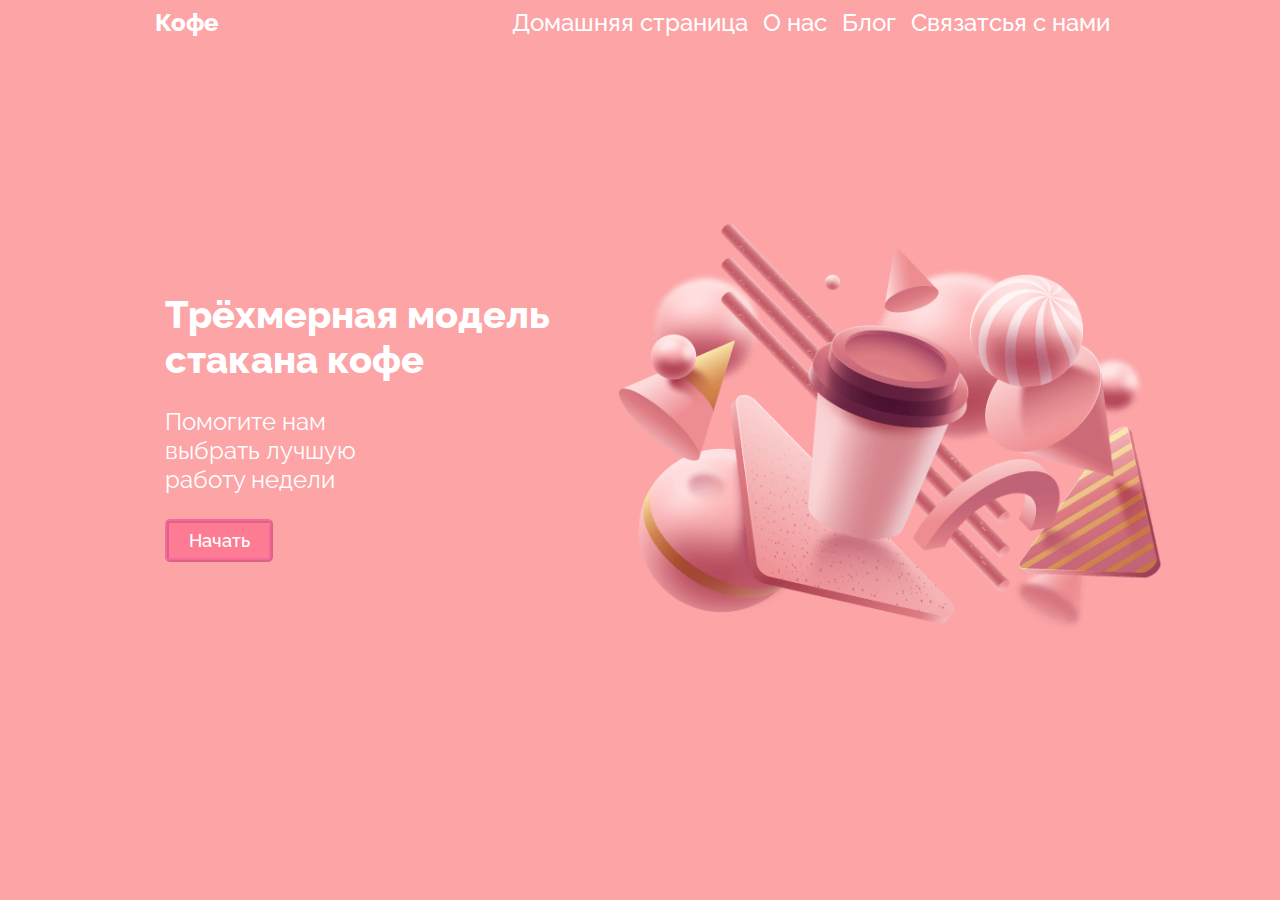
<file: НефедовКофе/index.html>
<!DOCTYPE html>
<html lang="en">
<head>
    <meta charset="UTF-8">
    <meta http-equiv="X-UA-Compatible" content="IE=edge">
    <meta name="viewport" content="width=device-width, initial-scale=1.0">
    <title>Document</title>
    <link rel="stylesheet" href="style.css">
    <link rel="preconnect" href="https://fonts.googleapis.com">
    <link rel="preconnect" href="https://fonts.gstatic.com" crossorigin>
    <link href="https://fonts.googleapis.com/css2?family=Comfortaa:wght@300;400;500;600;700&family=Poppins:ital,wght@0,100;0,200;0,300;0,400;0,500;0,600;0,700;0,800;0,900;1,100;1,200;1,300;1,400;1,500;1,600;1,700;1,800;1,900&family=Raleway:ital,wght@0,100;0,200;0,300;0,400;0,500;0,600;0,700;0,800;0,900;1,100;1,200;1,300;1,400;1,500;1,600;1,700;1,800;1,900&display=swap" rel="stylesheet">
</head>
<body>
    <div class="Panel">
        <div class="Header">Кофе</div>
        <div class="PanelInfo">
            <a class="ph">Домашняя страница</a>
            <a class="ph">О нас</a>
            <a class="ph">Блог</a>
            <a class="ph">Связатсья с нами</a>
        </div>
    </div>
    <div class="Content">
        <div class="ContentText">
            <div class="ContentHead">Трёхмерная модель стакана кофе</div>
            <div class="ContentInfo">Помогите нам выбрать лучшую работу недели</div>
            <div class="ContentButton">Начать</div>
        </div>
        <div class="Pics">
                <div class="Group1">
            <div class="Pic1">
                <img src="./pics/img1.png" height="420px" width="550px"></img>
            </div>
            <div class="Pic2">
                <img src="./pics/img2.png" height="420px" width="550px"></img>
            </div>
            <div class="Pic3">
                <img src="./pics/img3.png" height="420px" width="550px"></img>
            </div>
                 </div>
                 <div class="Group2">
            <div class="Pic4">
                <img src="./pics/img4.png" height="420px" width="550px"></img>
            </div>
            <div class="Pic5">
                <img src="./pics/img5.png" height="420px" width="550pxx"></img>
            </div>
            <div class="Pic6">
                <img src="./pics/img6.png" height="420px" width="550px"></img>
            </div>
                </div>  
        </div>
    </div>
    
</body>
</html>
</file>
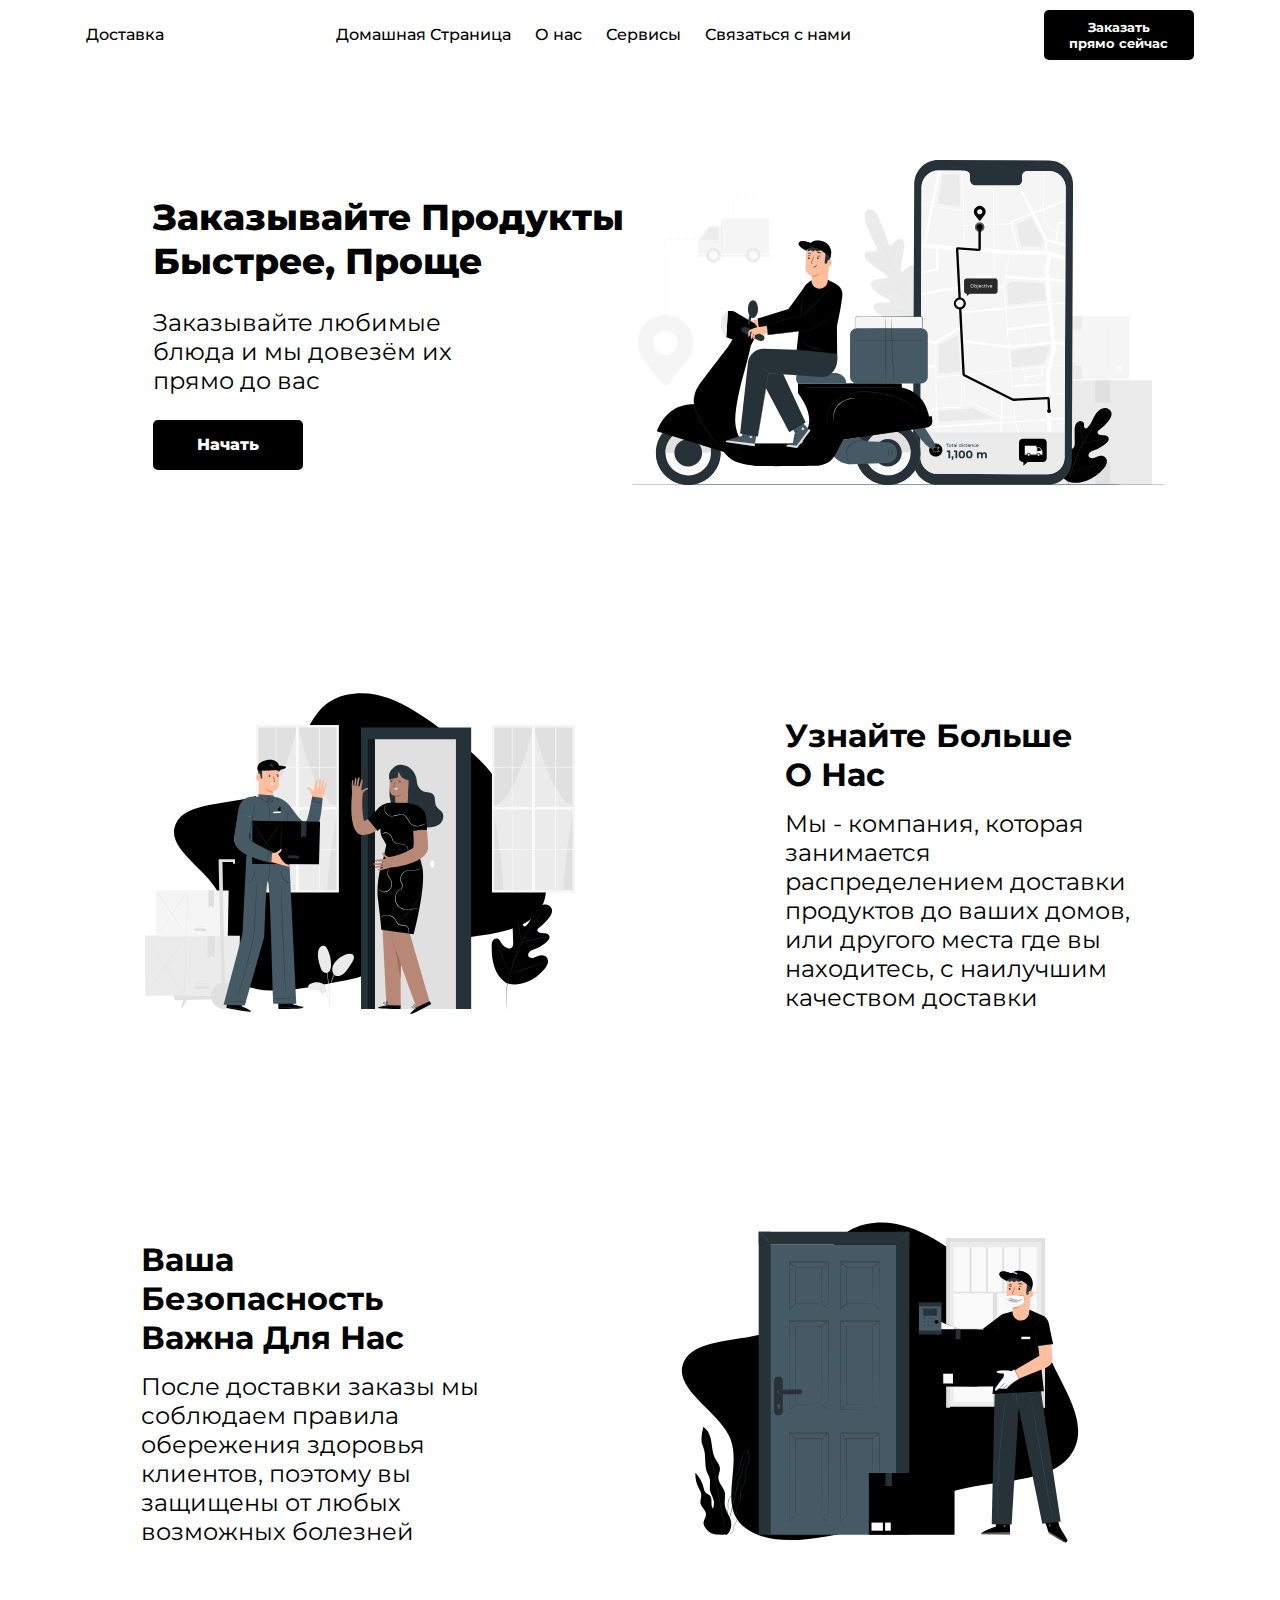
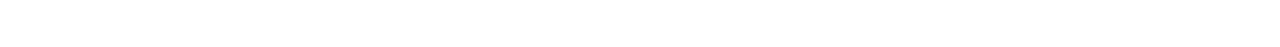
<file: НефедовМодули/1page.html>
<!DOCTYPE html>
<html lang="en">
<head>
    <meta charset="UTF-8">
    <meta http-equiv="X-UA-Compatible" content="IE=edge">
    <meta name="viewport" content="width=device-width, initial-scale=1.0">
    <title>Document</title>
    <link rel="preconnect" href="https://fonts.googleapis.com">
    <link rel="preconnect" href="https://fonts.gstatic.com" crossorigin>
    <link href="https://fonts.googleapis.com/css2?family=Montserrat:ital,wght@0,100;0,200;0,300;0,400;0,500;0,600;0,700;0,800;0,900;1,100;1,200;1,300;1,400;1,500;1,600;1,700;1,800;1,900&display=swap" rel="stylesheet">
    <link rel="stylesheet" href="style.css">
</head>
<body>
<div class="allblocks">
    <div class="FirstBlockUp">
        <div class="logo">Доставка</div>
        <div class="ButtonsList">
            <a class="menu_link" href="1page.html">Домашная Страница</a>
            <a class="menu_link" href="#tp">О нас</a>
            <a class="menu_link" href="2page.html">Сервисы</a>
            <a class="menu_link" href="2page.html#tp2">Связаться с нами</a>    
        </div>
        <div class="ButtonUpFirst">
            <h5>Заказать</h5>
            <h5>прямо сейчас</h5>
        </div>
    </div>
    <div class="FirstBlock">
        <div class="FirstBlockText">
            <div class="headFirst">
                <div>Заказывайте Продукты</div>
                <div>Быстрее, Проще</div>
            </div>
            <div class="textFirst">
                Заказывайте любимые блюда и мы довезём их прямо до вас
            </div>
            <div class="FirstBlockButton">Начать</div>  
        </div>
        <div class="FirstBlockImage">
            <img src="./pics/home-ilustration.svg", height="325",>
        </div>
    </div>
            <a name ="tp"></a>
    <div class="SecondBlock">
        <div class="SecondBlockImg">
            <img src="./pics/about-ilustration.svg", height="325",>
        </div>
        <div class="SecondBlockTxt">
            <div class="headSecond">
                <h1>Узнайте Больше </h1>
                <h1>О Нас</h1>
            </div>
            <div class="textSecond">
                Мы - компания, которая занимается распределением доставки продуктов до ваших домов, или другого места где вы находитесь, с наилучшим качеством доставки
            </div>
        </div>
  
    </div>
    <div class="ThirdBlock">
        <div class="ThirdBlockTxt">
            <div class="headThird">
                <h1>Ваша Безопасность</h1>
                <h1>Важна Для Нас</h1>
            </div>
            <div class="textThird">
                После доставки заказы мы соблюдаем правила обережения здоровья клиентов, поэтому вы защищены от любых возможных болезней  
            </div>
        </div>
        <div class="ThirdBlockImg">
            <img src="./pics/security-ilustration.svg", height="325",>
        </div>
    </div>
</div>
    
</body>
</html>
</file>
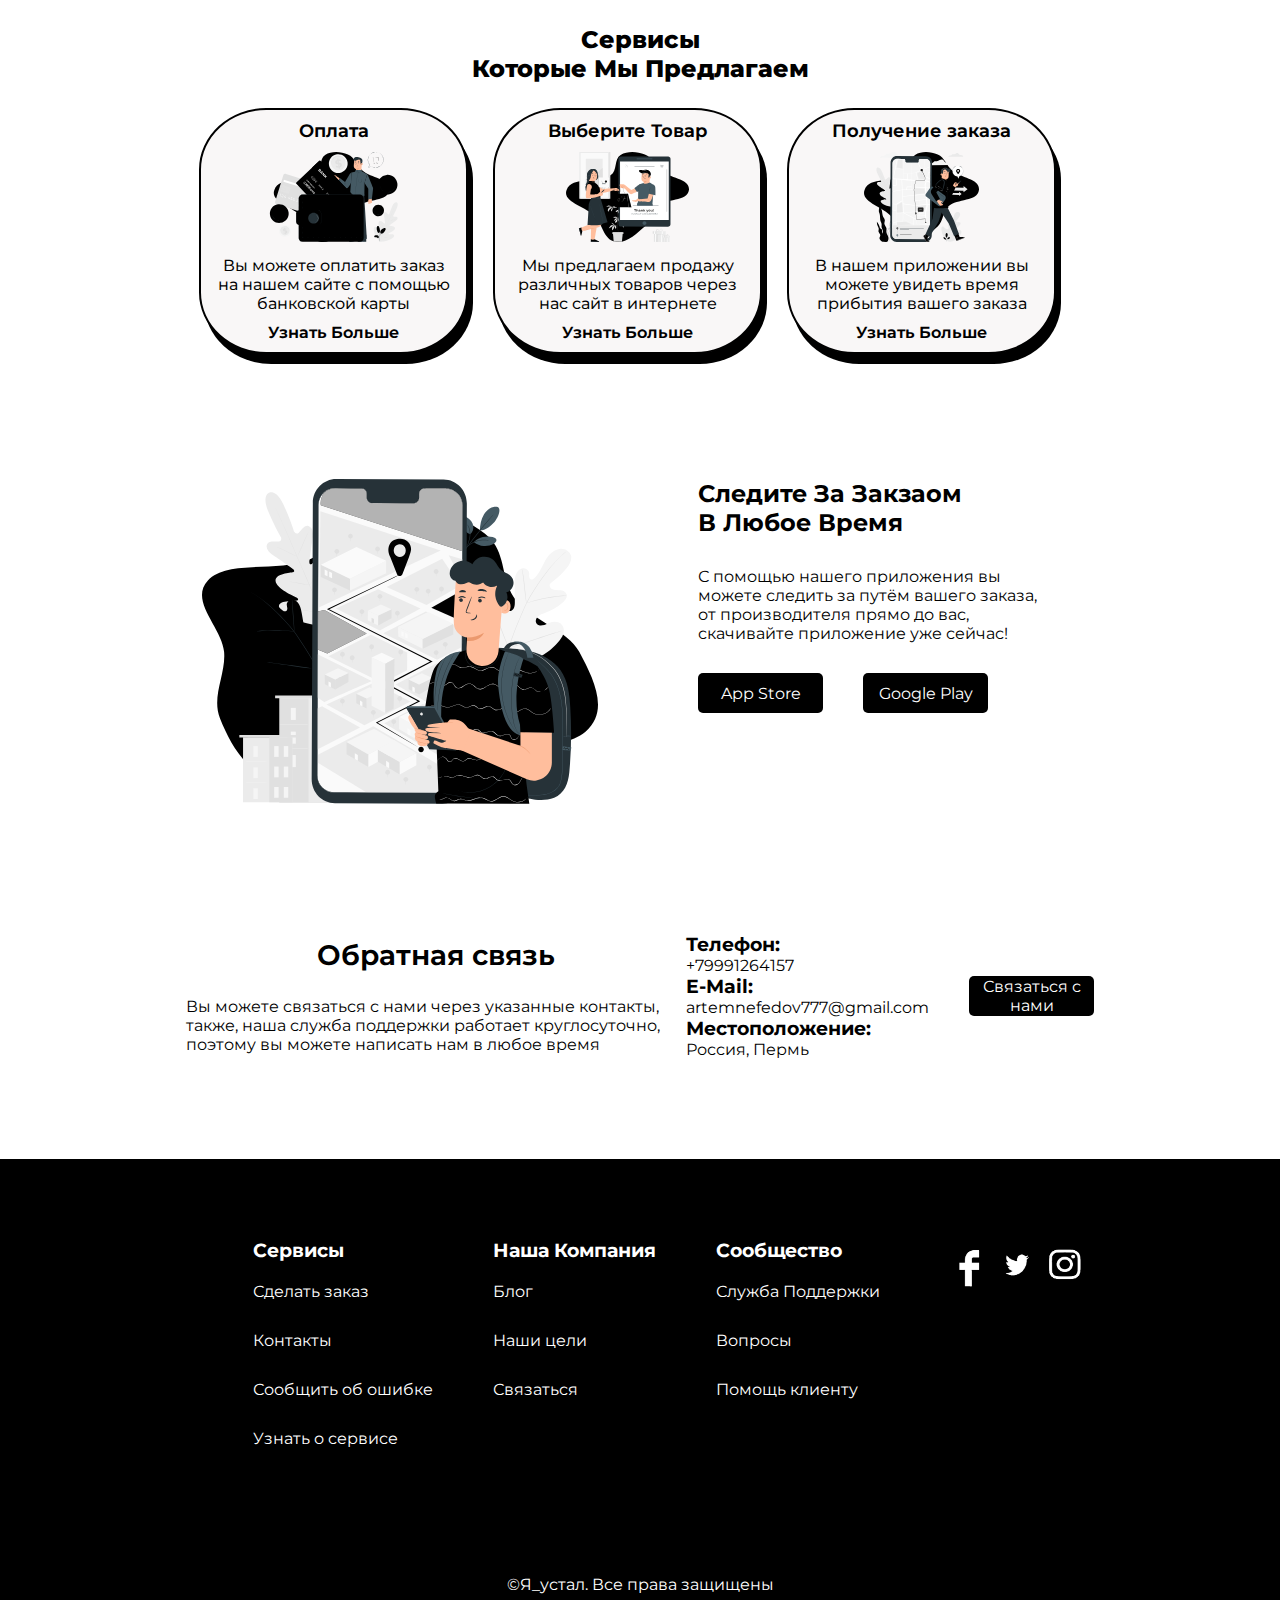
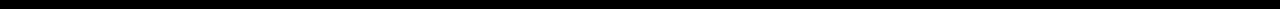
<file: НефедовМодули/2page.html>
<!DOCTYPE html>
<html lang="en">
<head>
    <meta charset="UTF-8">
    <meta http-equiv="X-UA-Compatible" content="IE=edge">
    <meta name="viewport" content="width=device-width, initial-scale=1.0">
    <title>Document</title>
    <link rel="preconnect" href="https://fonts.googleapis.com">
    <link rel="preconnect" href="https://fonts.gstatic.com" crossorigin>
    <link href="https://fonts.googleapis.com/css2?family=Montserrat:ital,wght@0,100;0,200;0,300;0,400;0,500;0,600;0,700;0,800;0,900;1,100;1,200;1,300;1,400;1,500;1,600;1,700;1,800;1,900&display=swap" rel="stylesheet">
    <link rel="stylesheet" href="style.css">
</head>
<body>
    <h1 class="InfHead1">Сервисы</h1>
    <h1 class="InfHead2">Которые Мы Предлагаем</h1>
    <div class="InfBlocks">
        <div class="Inf">
            <div class="Inf_head">Оплата</div>
            <div class="Inf_img">
                <img src="./pics/services1-ilustration.svg", height="90"></img>
            </div>
            <div class="Inf_text">Вы можете оплатить заказ на нашем сайте с помощью банковской карты</div>
            <div class="Inf_Button">Узнать Больше</div>
        </div>
        <div class="Inf">
            <div class="Inf_head">Выберите Товар</div>
            <div class="Inf_img">
                <img src="./pics/services2-ilustration.svg", height="90"></img>
            </div>
            <div class="Inf_text">Мы предлагаем продажу различных товаров через нас сайт в интернете</div>
            <div class="Inf_Button">Узнать Больше</div>
        </div>
        <div class="Inf">
            <div class="Inf_head">Получение заказа</div>
            <div class="Inf_img">
                <img src="./pics/services3-ilustration.svg", height="90"></img>
            </div>
            <div class="Inf_text">В нашем приложении вы можете увидеть время прибытия вашего заказа</div>
            <div class="Inf_Button">Узнать Больше</div>
        </div>
    </div>
    <div class="TimeBlock">
        <div class="TimeImg">
            <img src="./pics/app-ilustration.svg", height="325px"></img>
        </div>
        <div class="TimeInf">
            <div class="TimeHead">
                <H1>Следите За Закзаом</H1>
                <H1>В Любое Время</H1>
            </div>
            <div class="TimeTxt">С помощью нашего приложения вы можете следить за путём вашего заказа, от производителя прямо до вас, скачивайте приложение уже сейчас!</div>
            <div class="TimeLink">
                <div class="ButtonLink">App Store</div>
                <div class="ButtonLink">Google Play </div>
            </div>
        </div>
    </div>
<a name ="tp2"></a>
<div class="cccccc">
    <div class="Contact">
        <div class="ContHead">
            Обратная связь
        </div>
        <div class="ContTxt">Вы можете связаться с нами через указанные контакты, также, наша служба поддержки работает круглосуточно,   поэтому вы можете написать нам в любое время</div>
    </div>
    <div class="CI">
        <h3>Телефон:</h3> +79991264157
        <h3>E-Mail:</h3>artemnefedov777@gmail.com
        <h3>Местоположение:</h3> Россия, Пермь
    </div>
    <div class="ButtonLink2" >Связаться с нами</div>
</div>
    <div class="End">
        <div class="EndBlock">
            <h3>Сервисы</h3>
            <a class="amogus">Сделать заказ</a>
            <a class="amogus">Контакты</a>
            <a class="amogus" >Сообщить об ошибке</a>
            <a class="amogus">Узнать о сервисе</a>
        </div>
        <div class="EndBlock">
            <h3>Наша Компания</h3>
            <a class="amogus">Блог</a>
            <a class="amogus">Наши цели</a>
            <a class="amogus">Связаться</a>
        </div>
        <div class="EndBlock">
            <h3>Сообщество</h3>
            <a class="amogus">Служба Поддержки</a>
            <a class="amogus">Вопросы</a>
            <a class="amogus">Помощь клиенту</a>
        </div>
        <div class="EndBlock">
            <img src="./pics/logos.png", height="50px"></img>
        </div>
    </div>
 <div class="leg">
     <div class="foot">©Я_устал. Все права защищены</div>
</div>

</body>
</html>
</file>
<file: НефедовКофе/style.css>
*{

    font-family: 'Raleway', sans-serif;
    color: rgb(255, 255, 255);
}

body{

    background-color: #fca4a6;
}

.Panel{
    display: flex;
    justify-content: space-around;
    
}

.Header{

    font-size: 24px;
    font-weight: 800;
    
}

.PanelInfo{

    display: flex;
    font-size: 24px;
    font-weight: 500;
    cursor: pointer;
}

.ph{

    margin-right: 15px;
}

.Content{
    height: 100%;
    width: 100%;
    margin-top: 180px;
    display: flex;
    justify-content: center;
    margin-left: -250px;
}

.ContentText{
    display: flex;
    justify-content: center;
    flex-direction: column;
    align-items: flex-start;
    margin-top: 75px;
    margin-right: 50px;
}


.ContentHead{

    width: 400px;
    font-size: 38px;
    font-weight: 800;

    
}

.ContentInfo{
    margin-top: 25px;
    width: 200px;
    font-size: 24px;


}

.ContentButton{
    width: 100px;
    height: 35px;
    display: flex;
    margin-top: 25px;
    background-color: #ff64889e;
    border-radius: 5px;
    border: 4px ridge #e33faf4d;
    align-items: center;
    justify-content: center;
    font-size: 18px;
    font-weight: 550;


}

.Pics{

}


.Pic1{
    position: absolute;


}

.Pic2{
    position: absolute;

}

.Pic3{
    position: absolute;

}

.Pic4{
    position: absolute;

}

.Pic5{
    position: absolute;

}

.Pic6{
    position: absolute;
    
}

.Group1{
    transition: 0.5 ease ;
}

.Group1:hover{
    transform: translate(350px,0);

    
}

.Group2{

}
</file>
<file: НефедовМодули/style.css>
*{
    margin: 0;
    padding: 0;
    font-family: 'Montserrat', sans-serif;
}


.allblocks{
}

.buttons{

}

.ButtonUpFirst{
    display: flex;
    background-color: black;
    border-radius: 5px;
    height: 50px;
    width: 150px;
    color: white;
    font-weight: 800;
    justify-content: center;
    align-items: center;
    cursor: pointer;
    margin-top: -15px;
    flex-direction: column;
}

.FirstBlockUp{
    margin-top: 25px;
    display: flex;
    width: 100%;
    height: 100%;
    justify-content: space-around;
    flex-wrap: nowrap;
    flex-direction: row;
    align-items: flex-start;
    font-weight: 500;
}

.FirstBlock{
    margin-left: 50px;
    margin-top: 100px;
    display: flex;
    flex-direction: row;
    justify-content: center;
}


.FirstBlockText{
    display: flex;
    flex-direction: column;
    align-items: flex-start;
    justify-content: center;
}


.headFirst{
    display: flex;
    margin-top: 15px;
    margin-bottom: 25px;
    flex-direction: column;
    justify-content: center;
    align-items: flex-start;
    flex-wrap: nowrap;
    font-weight: 800;
    font-size: 36px;
}

.textFirst{
    font-size: 24px;
    width: 300px;
}

.FirstBlockButton{
    display: flex;
    margin-top: 25px;
    background-color: black;
    border-radius: 5px;
    height: 50px;
    width: 150px;
    color: white;
    font-weight: 800;
    justify-content: center;
    align-items: center;
    cursor: pointer;
}  

.menu_link{
    text-decoration: none;
    margin-right: 20px;
    color: black;
}


/* Второй блок */

.SecondBlock{
    margin-top: 200px;
    margin-right: 50px;
    display: flex;
    justify-content: center;
    flex-wrap: nowrap;
    align-items: center;
    flex-direction: row;
}

.SecondBlockImg{
    margin-right: 210px;
}

.SecondBlockTxt {
    margin-top: 20px;
    display: flex;
    flex-direction: column;
    width: 300px;
    align-items: flex-start;
    flex-wrap: nowrap;
    justify-content: flex-start;
}

.headSecond{
    display: flex;
    flex-direction: column;
    align-items: flex-start;
}

.textSecond{
    margin-top: 15px;
    font-size: 24px;
    width: 350px;
}

/*Третий блок*/

.ThirdBlock{
    margin-left: -30px;
    margin-top: 200px;
    margin-bottom: 100px;
    display: flex;
    justify-content: center;
    flex-wrap: nowrap;
    align-items: center;
    flex-direction: row;
}

.ThirdBlockImg{
    margin-left: 210px;

}

.ThirdBlockTxt {
    margin-top: 20px;
    display: flex;
    flex-direction: column;
    width: 300px;
    align-items: flex-start;
    flex-wrap: nowrap;
    justify-content: flex-start;
}

.headThird{
    display: flex;
    flex-direction: column;
    align-items: flex-start;
}

.textThird{
    margin-top: 15px;
    font-size: 24px;
    width: 350px;
}

/*Вторая страница*/


/*Описание блоков (сервисы)*/
.InfBlocks{
    margin-top: 25px;
    display: flex;
    flex-direction: row;
    justify-content: center;
}

.InfHead1{
    margin-top: 25px;
    display: flex;
    flex-direction: column;
    justify-content: center;
    align-items: center;
    font-weight: 800;
    font-size: 24px;
}

.InfHead2{
    display: flex;
    flex-direction: column;
    justify-content: center;
    align-items: center;
    font-weight: 800;
    font-size: 24px;
    

}


.Inf{
    margin-right: 25px;
    display: flex;
    flex-direction: column;
    flex-wrap: nowrap;
    align-items: center;
    max-width: 245px;
    max-height: 245px;
    width: 100%;
    height: 100%;
    background-color: rgb(249, 247, 247);
    border: 2px;
    border-style: solid;
    border-color: black;
    border-radius: 25%;
    padding: 10px;
    box-shadow: 5px 10px;
    
}

.Inf_head{
    font-size: 18px;
    font-weight: 650;
    margin-bottom: 10px;
}


.Inf_img{

}

.Inf_text{
    margin-top: 10px;
    text-align: center;
    margin-bottom: 10px;
    font-weight: 450;
}

.Inf_Button{
    font-weight: 650;
    cursor: pointer;
    
}

/*Приложение*/

.TimeBlock{
    margin-right: 30px;
    margin-top: 125px;
    display: flex;
    flex-direction: row;
    justify-content: center;

}

.TimeInf{
    margin-left: 100px;
    display: flex;
    flex-direction: column;
    flex-wrap: nowrap;
    align-items: flex-start;
    width: 350px;

}

.TimeHead{
    display: flex;
    flex-direction: row;
    flex-wrap: wrap;
    justify-content: flex-start;
    font-size: 12px;
}

.TimeTxt{
    margin-top: 30px;
    font-size: 16px;


}

.ButtonLink{
    display: flex;
    margin-right: 40px;
    height: 40px;
    width: 125px;
    background-color: black;
    border-radius: 5px;
    color: white;
    flex-direction: column;
    justify-content: center;
    align-items: center;
    text-align: center;
    cursor: pointer;
}


.TimeLink{
    margin-top: 30px;
    display: flex;

}

/*Контактная*/

.Contact{   
    display: flex;
    flex-direction: column;
    flex-wrap: nowrap;
    align-items: center;
    width: 500px;

}

.ContHead{
    font-weight: 650;
    font-size: 28px;
}

.ContTxt{
    margin-top: 25px;

}


.CI{
    display: flex;
    flex-direction: column;
    justify-content: center;
    flex-wrap: nowrap;
    align-items: flex-start;
    font-weight: 400;


}

.cccccc{
    margin-top: 125px;
    display: flex;
    flex-direction: row;
    justify-content: center;
    align-items: center;
    margin-bottom: 100px;
}

.ButtonLink2{
    display: flex;
    margin-left: 40px;
    height: 40px;
    width: 125px;
    background-color: black;
    border-radius: 5px;
    color: white;
    flex-direction: column;
    justify-content: center;
    align-items: center;
    text-align: center;
    cursor: pointer;
}

/*конец страницы*/

.End{
    display: flex;
    background-color: rgb(0, 0, 0);
    height: 400px;
    justify-content: center;
}

.EndBlock{
    margin-top: 80px;
    margin-left: 60px;
    color: white;
    display: flex;
    align-items: flex-start;
    flex-direction: column;
    justify-content: flex-start;
}

.amogus{
    margin-top:20px;
    margin-bottom: 10px;
    cursor: pointer;

}

.leg{
    height: 50px;
    background-color: black;
    color: white;
    display: flex;
    align-items: center;
    justify-content: center;
}
.foot{  
}
</file>
